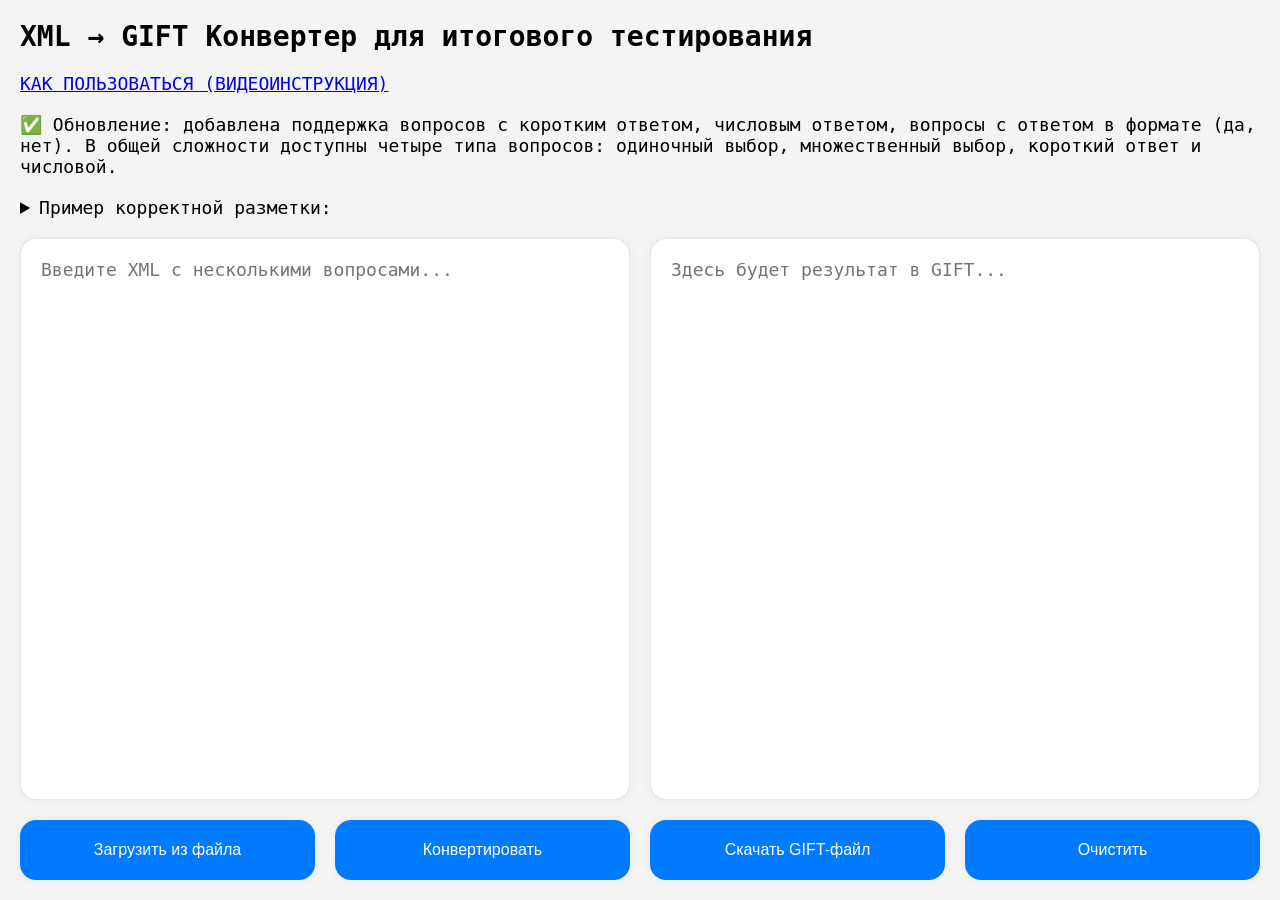
<file: index.html>
<!DOCTYPE html>
<html lang="ru">
<head>
  <meta charset="UTF-8">
  <meta name="viewport" content="width=device-width, initial-scale=1.0">
  <meta http-equiv="Content-Security-Policy" content="default-src 'self'; script-src 'self'; style-src 'self'; img-src 'self' data:; object-src 'none'; base-uri 'none'">
  <title>XML → GIFT Конвертер</title>
  <link rel="stylesheet" href="style.css">
  <script src="script.js" defer></script>
</head>
<body>
  <div class="errorLog hidden" id="errorLog" role="status" aria-live="polite">
    <div id="errorOutput" class="errorLogWrapper"></div>
  </div>
  <h1>XML → GIFT Конвертер для итогового тестирования</h1>
  <p class="link"><a target="_blank" rel="noopener noreferrer" href="https://disk.yandex.ru/i/8f_GjrlA54BLdw">КАК ПОЛЬЗОВАТЬСЯ (ВИДЕОИНСТРУКЦИЯ)</a></p>
  <p>✅ Обновление: добавлена поддержка вопросов с коротким ответом, числовым ответом, вопросы с ответом в формате (да, нет). В общей сложности доступны четыре типа вопросов: одиночный выбор, множественный выбор, короткий ответ и числовой.</p>
  <details>
    <summary>Пример корректной разметки:</summary>
    <pre><code>&lt;problems&gt;
  &lt;problem&gt;
    ...
  &lt;/problem&gt;
  &lt;problem&gt;
    ...
  &lt;/problem&gt;
&lt;/problems&gt;</code><span class="copyButtons"><button id="copyButton" type="button" title="Копировать problems">&lt;problems&gt; ⧉</button><button id="copyButtonTwo" type="button" title="Копировать problem">&lt;problem&gt; ⧉</button></span></pre>
  </details>
  <div id="converterWrapper">
    <div class="textareaWrapper"><textarea id="xmlInput" placeholder="Введите XML с несколькими вопросами..." aria-label="Исходный XML"></textarea></div>
    <div class="textareaWrapper"><textarea id="giftOutput" placeholder="Здесь будет результат в GIFT..." aria-label="Результат GIFT"></textarea></div>
  </div>
  <div class="buttons">
    <button id="uploadButton" type="button">Загрузить из файла</button>
    <button id="previewButton" type="button">Конвертировать</button>
    <button id="downloadButton" type="button">Скачать GIFT-файл</button>
    <input type="file" id="fileInput" accept=".xml,text/xml,application/xml" hidden>
    <button id="clearButton" type="button">Очистить</button>
  </div>
</body>
</html>
</file>
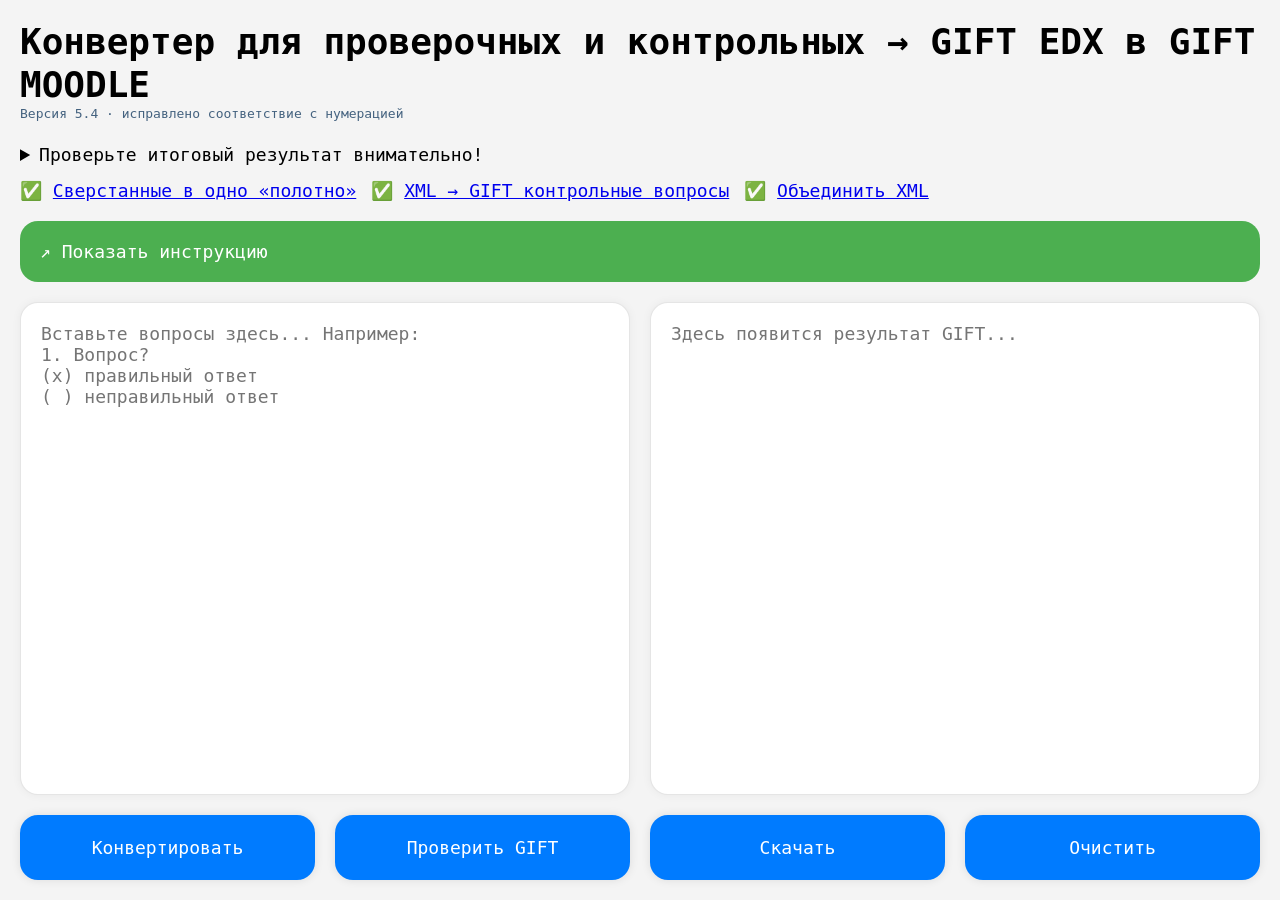
<file: edx-to-moodle/index.html>
<!doctype html>
<html lang="ru"><head><meta charset="utf-8"><meta name="viewport" content="width=device-width,initial-scale=1"><title>EDX GIFT → Moodle GIFT</title><link rel="stylesheet" href="style.css"><script defer src="script.js?v=5.1"></script></head><body>
<h1>Конвертер для проверочных и контрольных → GIFT EDX в GIFT MOODLE</h1>
<div class="intro"><details><summary class="intro__summary">Проверьте итоговый результат внимательно!</summary><p class="intro__text">Если результат не соответствует ожиданиям, приведите вопросы к формату из инструкции. Поддерживаются одиночный выбор, множественный выбор, короткий ответ и числовой ответ. Cloze поддерживается частично. <strong class="red">Важно:</strong> каждый Cloze-вопрос сохраняйте отдельно и импортируйте в Moodle в формате «Вложенные ответы (Cloze)».</p></details></div>
<div class="links"><p class="link">✅ <a target="_blank" rel="noopener noreferrer" href="https://codepen.io/mikhail21990/pen/wBBbgKb">Сверстанные в одно «полотно»</a></p><p class="link">✅ <a href="../">XML → GIFT контрольные вопросы</a></p><p class="link">✅ <a href="../xml-merger/">Объединить XML</a></p></div>
<label for="modal-toggle" class="open-modal-btn">↗ Показать инструкцию</label><input type="checkbox" id="modal-toggle" class="modal-toggle">
<div class="modal"><div class="modal-content"><h2>Инструкция по подготовке вопросов</h2><p><strong>1. Формат нумерации:</strong> <code>1)</code>, <code>2.</code>, <code>3)</code> (с пробелом после номера).</p><p><strong>2. Формат ответов:</strong></p><ul class="list"><li>Одиночный выбор: <code>(x)</code> — верный, <code>( )</code> — неверный.</li><li>Множественный выбор: <code>[x]</code> — верный, <code>[ ]</code> — неверный.</li><li>Короткий ответ: <code>=ответ</code> (альтернативный: <code>or=ответ</code>).</li><li>Числовой ответ: <code>#42</code> или <code>#3.14:0.01</code>.</li></ul><p><strong class="explanation">3. Объяснение [explanation]:</strong> удалите из исходной разметки; переносите вручную.</p><p><strong>4. Частые ошибки:</strong> нет номера вопроса, лишние пробелы, символы и теги.</p><p><strong class="red">Важно:</strong> каждый Cloze-вопрос необходимо сохранять в отдельный файл и импортировать в Moodle как Cloze. Если не получилось преобразовать вопрос, <a target="_blank" rel="noopener noreferrer" href="https://drive.google.com/drive/folders/1HnTt-CucSGrR1_vOjiLPoHYM4RVZKHTR?hl=ru">пришлите пример</a>.</p><label for="modal-toggle" class="close-modal-btn">Закрыть</label></div></div>
<div class="container"><div class="textareaWrapper"><textarea id="textInput" aria-label="Исходные вопросы" placeholder="Вставьте вопросы здесь... Например:&#10;1. Вопрос?&#10;(x) правильный ответ&#10;( ) неправильный ответ"></textarea></div><div class="textareaWrapper"><textarea id="giftOutput" aria-label="Результат GIFT" placeholder="Здесь появится результат GIFT..."></textarea></div></div>
<div class="buttons"><button id="convertBtn">Конвертировать</button><button id="copyBtn">Скачать</button><button id="clearAll">Очистить</button></div>
<div id="customAlertOverlay" style="display:none" role="alertdialog" aria-modal="true"><div id="customAlert"><p class="alertAttention"><strong>Внимание!</strong></p><p>Обнаружены вопросы типа Cloze. Их рекомендуется убрать из общего GIFT-файла и сохранить отдельно: каждый Cloze-вопрос в собственный файл, при импорте Moodle выбирайте формат Cloze.</p><button id="closeAlertBtn">Закрыть</button></div></div>
</body></html>
</file>
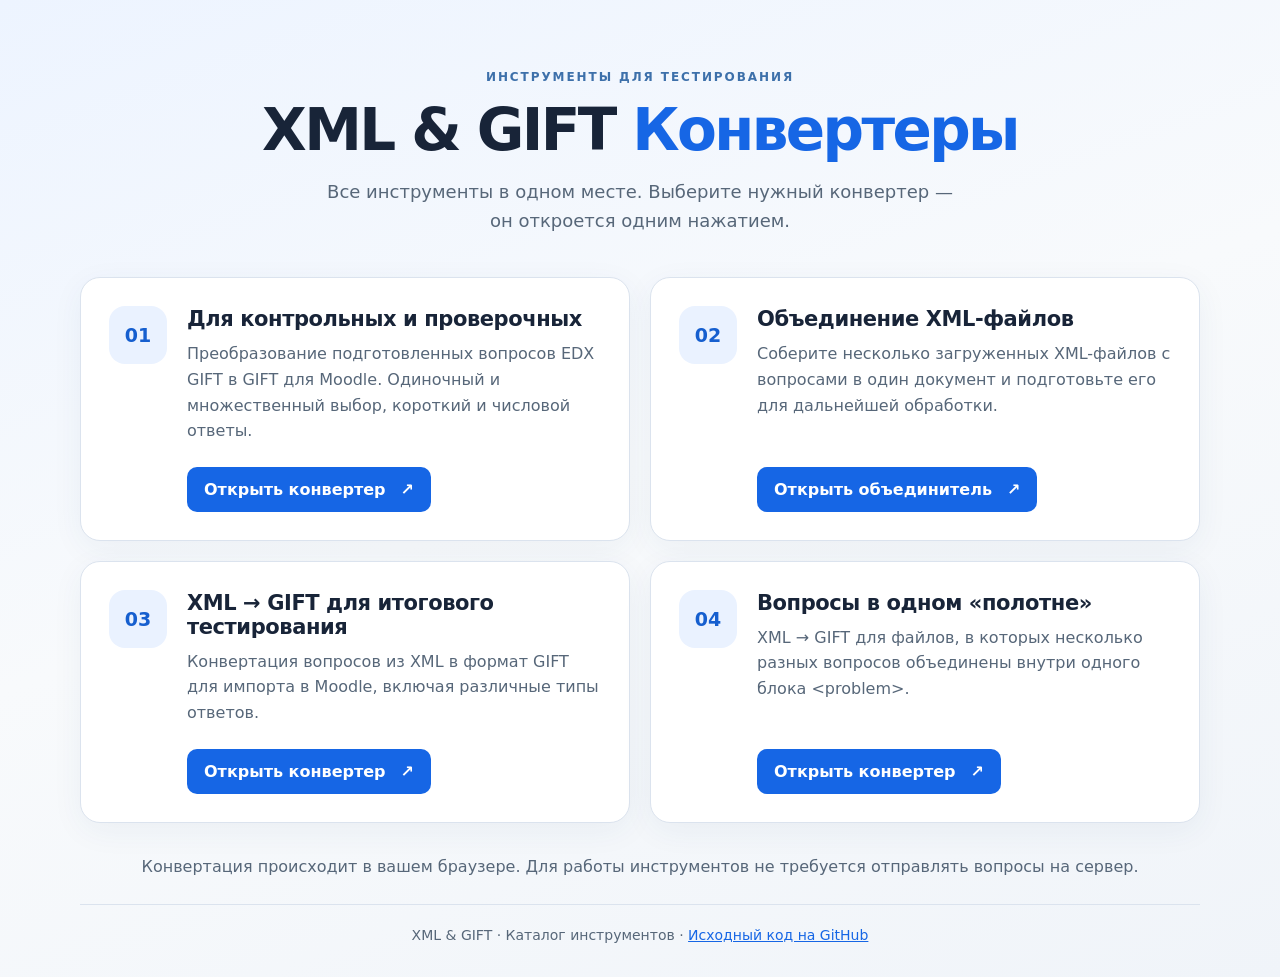
<file: start/index.html>
<!doctype html>
<html lang="ru">
<head>
  <meta charset="UTF-8">
  <meta name="viewport" content="width=device-width, initial-scale=1.0">
  <meta name="description" content="Четыре инструмента для объединения XML и конвертации вопросов в GIFT для Moodle.">
  <title>Конвертеры XML и GIFT — главная страница</title>
  <link rel="stylesheet" href="style.css">
</head>
<body>
  <div class="page">
    <header class="hero">
      <div class="eyebrow">ИНСТРУМЕНТЫ ДЛЯ ТЕСТИРОВАНИЯ</div>
      <h1>XML & GIFT <span>Конвертеры</span></h1>
      <p class="lead">Все инструменты в одном месте. Выберите нужный конвертер — он откроется одним нажатием.</p>
    </header>
    <main>
      <section class="tools" aria-label="Список конвертеров">
        <article class="tool-card">
          <div class="tool-icon" aria-hidden="true">01</div>
          <div class="tool-body">
            <h2>Для контрольных и проверочных</h2>
            <p>Преобразование подготовленных вопросов EDX GIFT в GIFT для Moodle. Одиночный и множественный выбор, короткий и числовой ответы.</p>
            <a class="action" href="../edx-to-moodle/index.html">Открыть конвертер <span aria-hidden="true">↗</span></a>
          </div>
        </article>
        <article class="tool-card">
          <div class="tool-icon" aria-hidden="true">02</div>
          <div class="tool-body">
            <h2>Объединение XML-файлов</h2>
            <p>Соберите несколько загруженных XML-файлов с вопросами в один документ и подготовьте его для дальнейшей обработки.</p>
            <a class="action" href="../xml-merger/index.html">Открыть объединитель <span aria-hidden="true">↗</span></a>
          </div>
        </article>
        <article class="tool-card">
          <div class="tool-icon" aria-hidden="true">03</div>
          <div class="tool-body">
            <h2>XML → GIFT для итогового тестирования</h2>
            <p>Конвертация вопросов из XML в формат GIFT для импорта в Moodle, включая различные типы ответов.</p>
            <a class="action" href="../index.html">Открыть конвертер <span aria-hidden="true">↗</span></a>
          </div>
        </article>
        <article class="tool-card">
          <div class="tool-icon" aria-hidden="true">04</div>
          <div class="tool-body">
            <h2>Вопросы в одном «полотне»</h2>
            <p>XML → GIFT для файлов, в которых несколько разных вопросов объединены внутри одного блока &lt;problem&gt;.</p>
            <a class="action" href="../xml-canvas/index.html">Открыть конвертер <span aria-hidden="true">↗</span></a>
          </div>
        </article>
      </section>
      <p class="note">Конвертация происходит в вашем браузере. Для работы инструментов не требуется отправлять вопросы на сервер.</p>
    </main>
    <footer>XML & GIFT · Каталог инструментов · <a href="https://github.com/vitashichev-rgb/XML_to_Gift" target="_blank" rel="noopener noreferrer">Исходный код на GitHub</a></footer>
  </div>
</body>
</html>
</file>
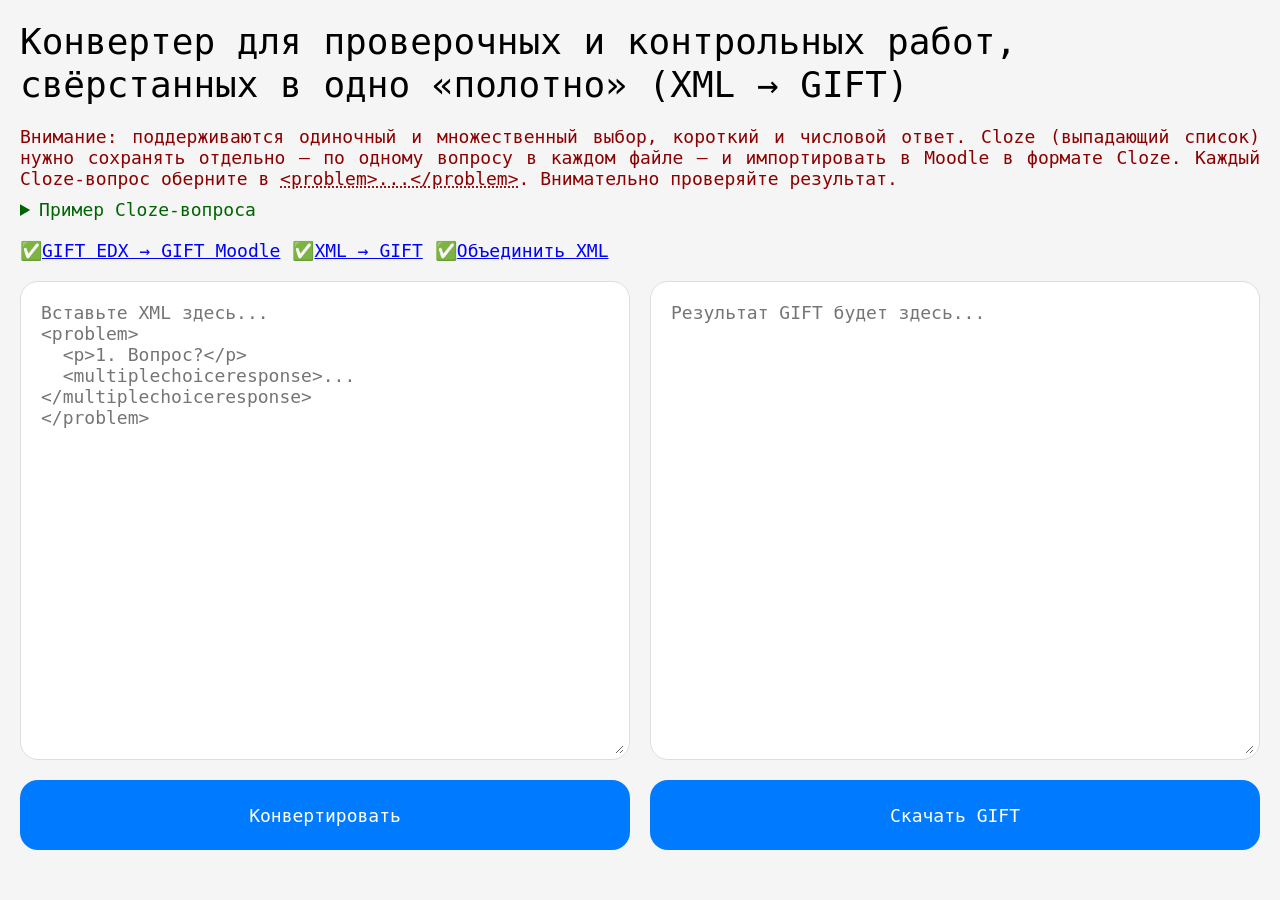
<file: xml-canvas/index.html>
<!doctype html>
<html lang="ru">
<head>
<meta charset="UTF-8"><meta name="viewport" content="width=device-width,initial-scale=1">
<title>XML → GIFT — вопросы в одно полотно</title>
<link rel="stylesheet" href="style.css"><script defer src="script.js"></script>
</head>
<body>
<h1>Конвертер для проверочных и контрольных работ, свёрстанных в одно «полотно» (XML → GIFT)</h1>
<div class="description"><p class="intro red">Внимание: поддерживаются одиночный и множественный выбор, короткий и числовой ответ. Cloze (выпадающий список) нужно сохранять отдельно — по одному вопросу в каждом файле — и импортировать в Moodle в формате Cloze. Каждый Cloze-вопрос оберните в <span class="copy-problem" data-code="&lt;problem&gt;&#10;&lt;/problem&gt;" title="Нажмите, чтобы скопировать">&lt;problem&gt;...&lt;/problem&gt;</span>. Внимательно проверяйте результат.</p>
<details><summary>Пример Cloze-вопроса</summary><pre><span class="highlight-tag">&lt;problem&gt;</span>
  &lt;p&gt;Текст вопроса&lt;/p&gt;
  &lt;optionresponse&gt;
    &lt;optioninput options="A,B,C" correct="B"/&gt;
  &lt;/optionresponse&gt;
<span class="highlight-tag">&lt;/problem&gt;</span></pre></details></div>
<div class="links"><p class="link">✅ <a href="../edx-to-moodle/index.html">GIFT EDX → GIFT Moodle</a></p><p class="link">✅ <a href="../index.html">XML → GIFT</a></p><p class="link">✅ <a href="../xml-merger/index.html">Объединить XML</a></p></div>
<div class="container"><div class="textareaWrapper"><textarea id="xmlInput" aria-label="Исходный XML" placeholder="Вставьте XML здесь...&#10;&lt;problem&gt;&#10;  &lt;p&gt;1. Вопрос?&lt;/p&gt;&#10;  &lt;multiplechoiceresponse&gt;...&lt;/multiplechoiceresponse&gt;&#10;&lt;/problem&gt;"></textarea></div><div class="textareaWrapper"><textarea id="giftOutput" aria-label="Результат GIFT" placeholder="Результат GIFT будет здесь..."></textarea></div></div>
<div class="buttons"><button id="convertBtn">Конвертировать</button><button id="downloadBtn">Скачать GIFT</button></div>
<div id="customAlertOverlay" style="display:none" role="alertdialog" aria-modal="true" aria-label="Предупреждение Cloze"><div id="customAlert"><p class="blue"><strong>Внимание!</strong></p><p>Обнаружены вопросы Cloze (выпадающий список). Их нельзя смешивать с обычными GIFT-вопросами при импорте в Moodle.</p><p class="red">Сохраняйте каждый Cloze-вопрос в отдельный файл и выбирайте формат «Вложенные ответы (Cloze)».</p><button id="closeAlertBtn">Закрыть</button></div></div>
<div id="status" role="status" aria-live="polite"></div>
</body></html>
</file>
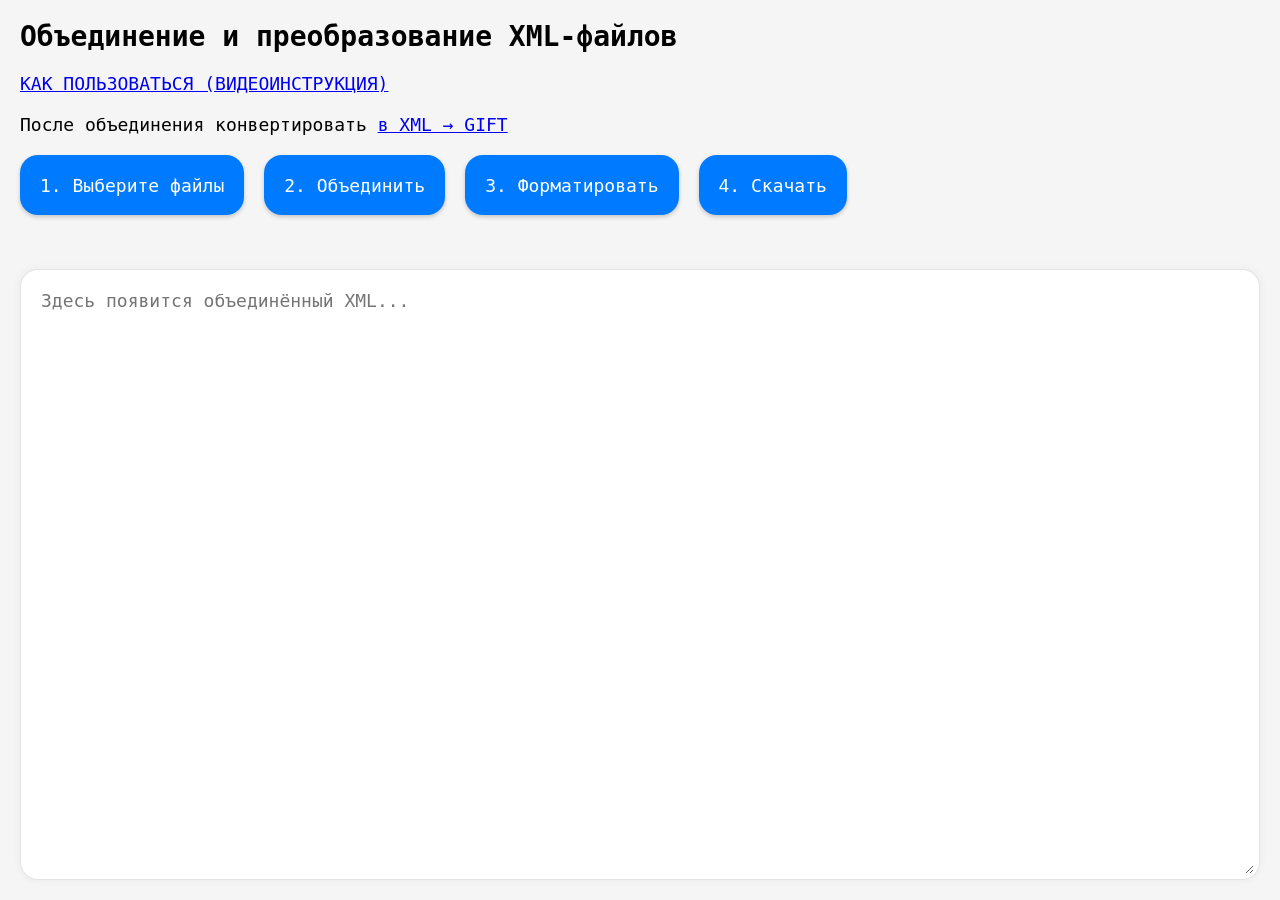
<file: xml-merger/index.html>
<!doctype html>
<html lang="ru">
<head>
  <meta charset="utf-8">
  <meta name="viewport" content="width=device-width, initial-scale=1">
  <title>Объединение и преобразование XML-файлов</title>
  <link rel="stylesheet" href="style.css">
  <script src="script.js" defer></script>
</head>
<body>
  <h1>Объединение и преобразование XML-файлов</h1>
  <p class="link"><a target="_blank" rel="noopener noreferrer" href="https://disk.yandex.ru/i/8f_GjrlA54BLdw">КАК ПОЛЬЗОВАТЬСЯ (ВИДЕОИНСТРУКЦИЯ)</a></p>
  <p class="link">После объединения конвертировать <a href="../index.html">в XML → GIFT</a></p>
  <div class="buttons">
    <label for="fileInput" class="custom-file-upload">1. Выберите файлы</label>
    <input type="file" id="fileInput" multiple accept=".xml,text/xml,application/xml">
    <button type="button" id="mergeButton">2. Объединить</button>
    <button type="button" id="formatButton" class="formatButton" title="Удаляет атрибуты markdown, max_attempts, showanswer и display_name">3. Форматировать<span class="tooltiptext">Удаляет markdown, max_attempts, showanswer и display_name</span></button>
    <button type="button" id="downloadButton">4. Скачать</button>
  </div>
  <p id="status" role="status" aria-live="polite"></p>
  <div class="textareaWrapper">
    <textarea id="mergedOutput" spellcheck="false" aria-label="Объединённый XML" placeholder="Здесь появится объединённый XML..."></textarea>
  </div>
</body>
</html>
</file>
<file: style.css>
html,body {height:100%;}
* {margin:0;padding:0;box-sizing:border-box;}
h1 {font-size:28px;font-weight:700;}
.pink {color:blue;}
body {display:flex;flex-direction:column;gap:20px;font-family:monospace;padding:20px;background-color:#f4f4f4;font-size:18px;}
#converterWrapper {flex:1;display:flex;flex-direction:row;gap:20px;min-height:0;}
.textareaWrapper {flex:1;display:flex;flex-direction:column;padding:10px 5px;background-color:white;box-shadow:0 0 10px rgba(0,0,0,.05);overflow:hidden;border-radius:1rem;border:1px solid rgba(0,0,0,.1);min-width:0;}
.textareaWrapper textarea {flex:1;}
textarea {min-height:0;font-size:18px;width:100%;resize:none;border:none;padding:10px 15px;scrollbar-width:thin;scrollbar-color:rgba(0,0,0,.1) transparent;overflow:auto;}
textarea:focus {outline:none;}
.buttons {width:100%;display:flex;gap:20px;flex-wrap:wrap;align-items:center;}
button {font-size:1rem;padding-inline:20px;cursor:pointer;border:none;border-radius:1rem;background-color:#007bff;color:white;box-shadow:0 0 10px rgba(0,0,0,.05);height:60px;transition:.1s ease-in-out all;flex:1;display:flex;justify-content:center;align-items:center;}
button:hover {background-color:#0658b0;}
pre {display:flex;align-items:center;background:#fff;padding:20px;overflow-x:auto;font-size:18px;border-radius:1rem;box-shadow:0 0 10px rgba(0,0,0,.05);position:relative;height:max-content;margin-top:20px;}
code {font-weight:500;color:blue;font-size:1rem;white-space:pre;}
.copyButtons {width:max-content;gap:10px;position:sticky;right:0;top:0;display:flex;flex-direction:column;justify-content:flex-end;margin-left:auto;padding:10px;background:#fff;}
#copyButton,#copyButtonTwo {width:max-content;padding:10px;height:auto;background-color:#f4f4f4;box-shadow:none;font-weight:500;color:blue;gap:5px;margin:0;white-space:nowrap;}
#copyButton:hover,#copyButtonTwo:hover {background-color:#eee;}
.errorLog {position:fixed;top:30px;right:20px;padding:10px;background-color:#f5dbdb;border-radius:1rem;margin-left:20px;z-index:100;max-width:75%;}
#errorOutput {color:red;font-size:16px;max-height:200px;overflow-y:auto;scrollbar-width:thin;}
@media (max-width:989px), (max-height:699px) {body{height:max-content;}h1{font-size:20px;}#converterWrapper{flex-direction:column;flex:1;} .textareaWrapper{min-height:500px;}}
.green {color:green;}
.hidden {display:none!important;}
</file>
<file: edx-to-moodle/style.css>
html{font-size:18px;scrollbar-width:thin}*{box-sizing:border-box;font-family:monospace}*::selection{background:rgba(0,0,255,.1)}html,body{height:100%;margin:0;padding:0}body{display:flex;flex-direction:column;background:#f4f4f4;min-height:100vh}h1{width:100%;padding:20px 20px 0;margin:0;font-size:2rem;line-height:1.2}h2{font-size:1.4rem}.intro{padding:15px 20px}.intro__summary{cursor:pointer}.intro__text{text-align:justify}.links{padding:0 20px;margin-bottom:20px;display:flex;gap:15px;flex-wrap:wrap}.link{margin:0}.container{display:flex;flex:1;gap:20px;padding:0 20px;min-height:300px}.textareaWrapper{width:50%;border-radius:1rem;padding:5px;overflow:hidden;background:#fff;border:1px solid rgba(0,0,0,.1);box-shadow:0 0 10px rgba(0,0,0,.05)}textarea{width:100%;height:100%;min-height:300px;resize:none;border:0;background:transparent;padding:15px;font-size:1rem;scrollbar-width:thin}textarea:focus{outline:none}strong{color:#007bff}code{background:#f8f9ff;border:1px solid #7bb6fd;padding:2px 4px;border-radius:4px}.buttons{display:flex;gap:20px;padding:20px}button{flex:1;padding:22px;border:0;border-radius:1rem;cursor:pointer;background:#007bff;color:#fff;font-size:1rem;box-shadow:0 0 10px rgba(0,0,0,.1)}button:hover{background:#0056b3}.open-modal-btn{background:#4caf50;color:white;padding:20px;margin:0 20px 20px;border-radius:1rem;cursor:pointer}.open-modal-btn:hover{background:#2b9d2e}.modal-toggle{display:none}.modal{display:none;position:fixed;inset:0;z-index:1000;background:rgba(0,0,0,.5);justify-content:center;align-items:center;padding:20px}.modal-toggle:checked+.modal{display:flex}.modal-content{background:white;border-radius:1rem;padding:20px;width:70vw;max-width:1200px;max-height:90vh;overflow:auto;display:flex;flex-direction:column;gap:10px}.modal-content p,.modal-content h2{margin:.4em 0}.list{line-height:1.6}.close-modal-btn{background:#e60023;color:white;padding:20px;border-radius:1rem;cursor:pointer;width:max-content}.red{color:darkred;font-weight:bold}.explanation{color:darkgreen}#customAlertOverlay{position:fixed;inset:0;background:rgba(0,0,0,.5);z-index:2000;display:flex;justify-content:center;align-items:center;padding:20px}#customAlert{background:white;border-radius:1rem;padding:20px;max-width:800px;max-height:90vh;overflow:auto;display:flex;flex-direction:column;gap:10px}#customAlert button{flex:none;background:#e60023;width:max-content}@media(max-width:1200px){.container{flex-direction:column}.textareaWrapper{width:100%;min-height:35vh}.modal-content{width:90vw}}@media(max-width:768px),(max-height:600px){h1{font-size:1.4rem}.links{flex-direction:column}.buttons{flex-direction:column}.modal-content{width:100%;max-height:calc(100vh - 40px)}}
</file>
<file: start/style.css>
:root { color-scheme: light; --ink:#182438; --muted:#576779; --blue:#1666e5; --stroke:#dbe3ee; }
* { box-sizing:border-box; }
html { font-size:16px; }
body { margin:0; font-family:system-ui,-apple-system,BlinkMacSystemFont,"Segoe UI",sans-serif; color:var(--ink); background:linear-gradient(160deg,#edf4ff 0%,#f8fafc 48%,#f0f4f9 100%); min-height:100vh; }
a { color:inherit; }
.page { width:min(1120px,calc(100% - 36px)); margin:auto; }
.hero { text-align:center; padding:70px 0 42px; }
.eyebrow { font-size:12px; letter-spacing:.16em; font-weight:800; color:#3d70aa; }
h1 { font-size:clamp(34px,5.5vw,58px); letter-spacing:-.045em; line-height:1.1; margin:15px 0; }
h1 span { color:var(--blue); }
.lead { color:var(--muted); font-size:18px; line-height:1.6; max-width:650px; margin:0 auto; }
.tools { display:grid; grid-template-columns:repeat(2,minmax(0,1fr)); gap:20px; }
.tool-card { background:white; border:1px solid var(--stroke); border-radius:20px; padding:28px; display:flex; gap:20px; box-shadow:0 8px 32px rgba(38,65,105,.055); }
.tool-icon { width:58px; height:58px; flex:0 0 58px; display:flex; justify-content:center; align-items:center; border-radius:16px; background:#eaf2ff; color:#165fcf; font-weight:800; font-size:19px; }
.tool-body { display:flex; flex-direction:column; align-items:flex-start; min-width:0; }
h2 { font-size:21px; margin:1px 0 10px; letter-spacing:-.02em; }
.tool-body p { margin:0 0 23px; line-height:1.6; color:var(--muted); flex:1; }
.action { background:var(--blue); border-radius:10px; padding:13px 17px; color:#fff; text-decoration:none; font-weight:700; display:inline-flex; gap:15px; align-items:center; }
.action:hover,.action:focus-visible { background:#084eae; }
.action:focus-visible { outline:3px solid #83b3ff; outline-offset:3px; }
.note { color:var(--muted); text-align:center; margin:34px 0 28px; }
footer { border-top:1px solid var(--stroke); padding:22px 0 34px; font-size:14px; text-align:center; color:var(--muted); }
footer a { color:var(--blue); }
@media(max-width:740px) { .hero{padding:42px 0 28px;} .tools{grid-template-columns:1fr;} .tool-card{padding:21px; gap:15px;} .tool-icon{width:46px;height:46px;flex-basis:46px;font-size:16px;} h2{font-size:19px;} .lead{font-size:16px;} }
@media(max-width:380px){.tool-card{flex-direction:column;}}
</file>
<file: xml-canvas/style.css>
*{box-sizing:border-box;margin:0;padding:0;font-family:monospace;font-size:18px}html{scrollbar-width:thin}body{display:flex;flex-direction:column;min-height:100vh;padding:20px;gap:20px;background:whitesmoke}*::selection{background:rgba(0,0,255,.1)}h1{font-size:2rem;font-weight:500;line-height:1.2}.description{display:flex;flex-direction:column;gap:10px}.intro{text-align:justify}.intro span{display:inline-block}.links{display:flex;flex-wrap:wrap;gap:12px}.link{display:inline-flex}.container{display:flex;flex:1;gap:20px;min-height:320px}.textareaWrapper{flex:1;min-width:0;border-radius:1rem;background:white;border:1px solid #ddd;padding:5px;overflow:hidden}textarea{width:100%;height:100%;min-height:320px;padding:15px;resize:vertical;border:0;background:white;scrollbar-width:thin}textarea:focus{outline:0}button{flex:1;cursor:pointer;border-radius:1rem;border:0;background:#007bff;color:white;height:70px}button:hover{background:#0056b3}.buttons{display:flex;gap:20px;margin-bottom:10px}details summary{color:darkgreen;cursor:pointer}details pre{margin-top:15px;padding:20px;background:white;border:1px solid #ddd;border-radius:1rem;overflow:auto;max-width:100%}.highlight-tag,.blue{color:blue}.red{color:darkred}.copy-problem{cursor:pointer;text-decoration:underline dotted}#customAlertOverlay{position:fixed;inset:0;background:rgba(0,0,0,.5);z-index:2000;display:flex;align-items:center;justify-content:center;padding:20px}#customAlert{background:#fff;max-width:800px;max-height:90vh;overflow:auto;padding:24px;border-radius:1rem;display:flex;flex-direction:column;gap:12px}#customAlert button{background:#e60023;flex:none;padding:14px;height:auto;align-self:flex-start}#status{color:darkred}a{color:blue}@media(max-width:900px){.container{flex-direction:column}.textareaWrapper{min-height:330px}.buttons{flex-direction:column}button{flex:auto;min-height:60px}h1{font-size:1.5rem}}
</file>
<file: xml-merger/style.css>
* { margin:0; padding:0; box-sizing:border-box; font-size:18px; font-family:monospace; }
*::selection { background:rgba(0,0,255,.1); }
html { height:100%; scrollbar-width:thin; }
body { padding:20px; background:whitesmoke; display:flex; flex-direction:column; min-height:100vh; font-weight:400; }
h1 { font-size:28px; margin-bottom:20px; font-weight:700; }
.link { margin-bottom:20px; }
.buttons { display:flex; flex-wrap:wrap; align-items:center; gap:20px; margin-bottom:20px; }
.textareaWrapper { flex:1; display:flex; border-radius:1rem; padding:5px; overflow:hidden; background:#fff; border:1px solid rgba(0,0,0,.1); box-shadow:0 0 10px rgba(0,0,0,.05); min-height:350px; }
textarea { flex:1; width:100%; min-height:340px; background:transparent; border:none; padding:15px; scrollbar-width:thin; resize:vertical; }
textarea:focus { outline:none; }
button,.custom-file-upload { cursor:pointer; padding:0 20px; border:0; border-radius:1rem; background:#007bff; color:white; box-shadow:0 2px 4px rgba(0,0,0,.2); min-height:60px; display:flex; align-items:center; justify-content:center; transition:background-color .2s; position:relative; }
button:hover,.custom-file-upload:hover { background:#0056b3; }
button:disabled { opacity:.55; cursor:progress; }
.formatButton .tooltiptext { visibility:hidden; width:300px; background:black; color:#fff; text-align:center; border-radius:6px; padding:5px; position:absolute; z-index:1; bottom:calc(100% + 8px); left:0; opacity:0; transition:opacity .3s; font-size:14px; pointer-events:none; }
.formatButton:hover .tooltiptext,.formatButton:focus-visible .tooltiptext { visibility:visible; opacity:1; }
#fileInput { display:none; }
.custom-file-upload.selected { background:#28a745; }
#status { min-height:24px; margin-bottom:10px; color:#555; }
#status.error { color:#ae1720; }
@media (max-width:650px) { h1 {font-size:22px} button,.custom-file-upload { width:100%; } }
</file>
